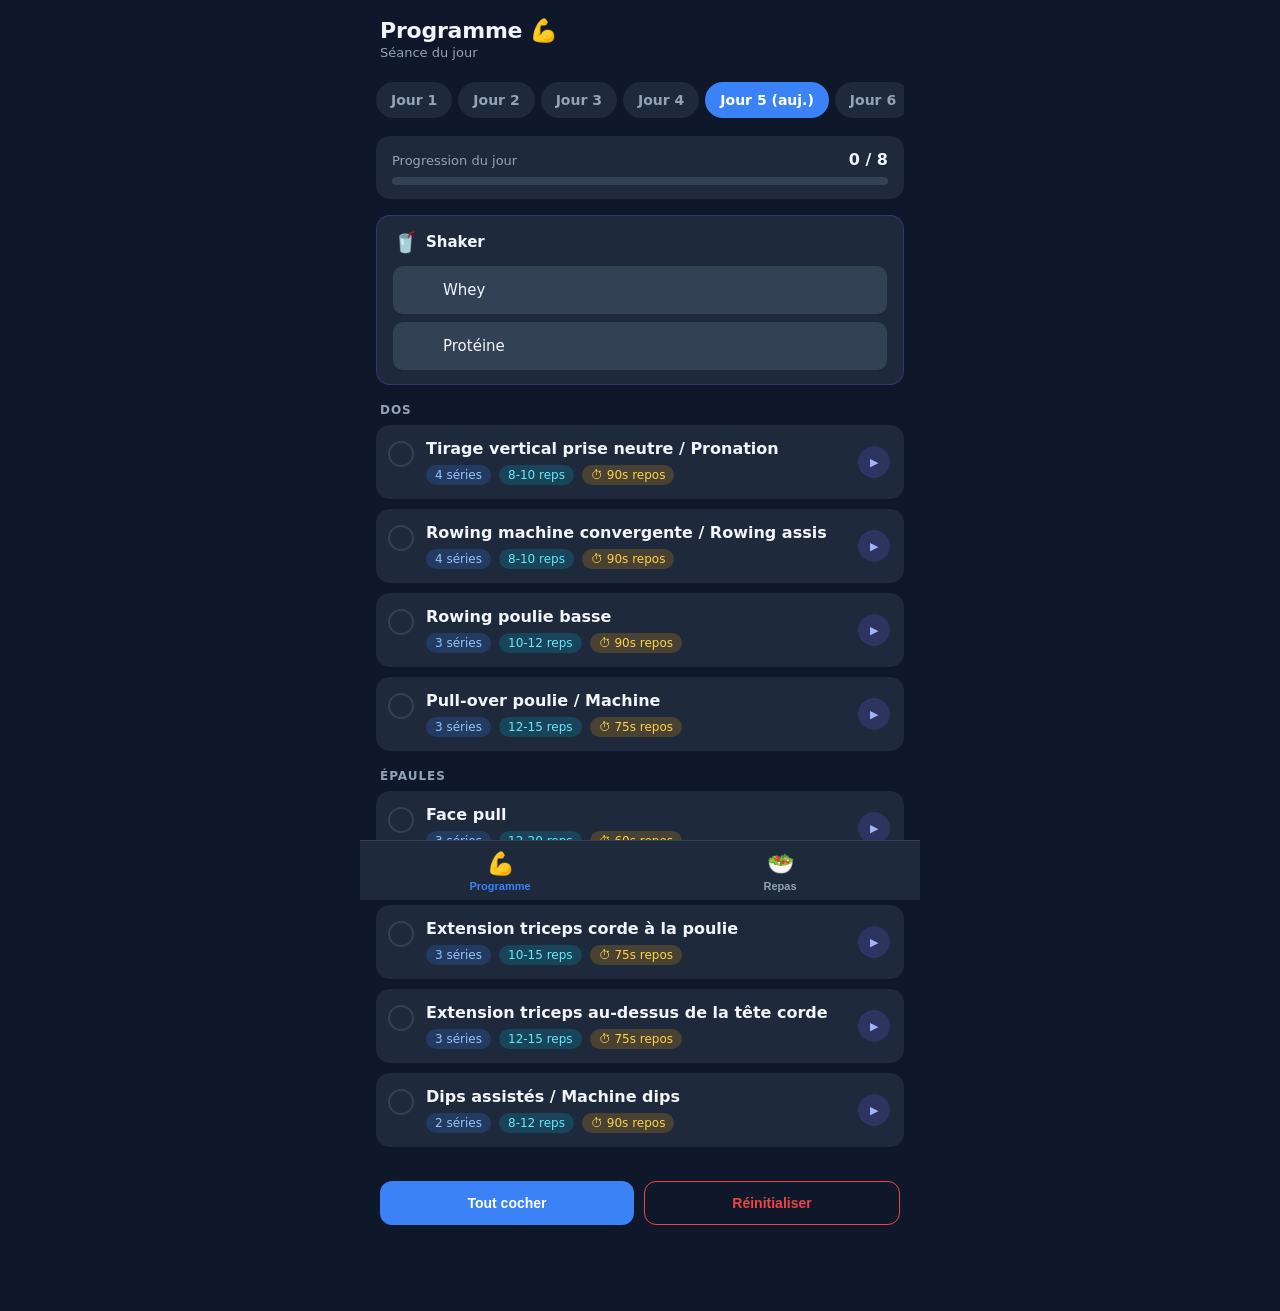
<file: index.html>
<!DOCTYPE html>
<html lang="fr">
<head>
<meta charset="UTF-8">
<meta name="viewport" content="width=device-width, initial-scale=1, viewport-fit=cover, user-scalable=no">
<meta name="apple-mobile-web-app-capable" content="yes">
<meta name="apple-mobile-web-app-status-bar-style" content="black-translucent">
<meta name="apple-mobile-web-app-title" content="Muscu">
<meta name="theme-color" content="#0f172a">
<title>Programme Salle</title>
<link rel="apple-touch-icon" href="data:image/svg+xml;utf8,<svg xmlns='http://www.w3.org/2000/svg' viewBox='0 0 180 180'><rect width='180' height='180' rx='40' fill='%230f172a'/><text x='90' y='118' font-size='110' text-anchor='middle' font-family='-apple-system'>💪</text></svg>">

<link rel="stylesheet" href="css/base.css">
<link rel="stylesheet" href="css/nav.css">
<link rel="stylesheet" href="css/programme.css">
<link rel="stylesheet" href="css/repas.css">
</head>
<body>

<!-- ══ Page : Programme ══ -->
<div class="page active" id="page-programme">
  <header>
    <h1>Programme 💪</h1>
    <p class="subtitle" id="today-label"></p>
  </header>

  <div class="day-tabs" id="day-tabs"></div>

  <div class="progress-wrap" id="progress-wrap">
    <div class="progress-row">
      <span class="progress-label">Progression du jour</span>
      <span class="progress-count" id="progress-count">0 / 0</span>
    </div>
    <div class="progress-bar">
      <div class="progress-fill" id="progress-fill"></div>
    </div>
  </div>

  <div id="exercises"></div>

  <div class="prog-footer">
    <button class="btn primary" onclick="markAllDone()">Tout cocher</button>
    <button class="btn danger"  onclick="resetDay()">Réinitialiser</button>
  </div>
</div>

<!-- ══ Page : Repas ══ -->
<div class="page" id="page-repas">
  <header>
    <h1>Repas 🥗</h1>
  </header>

  <div class="sub-tabs">
    <button class="sub-tab active" id="subtab-plats"   onclick="switchSubTab('plats')">Plats</button>
    <button class="sub-tab"        id="subtab-courses" onclick="switchSubTab('courses')">
      Liste de courses
      <span class="sub-tab-count" id="courses-count" style="display:none"></span>
    </button>
  </div>

  <div class="sub-page active" id="subpage-plats">
    <div class="section-label">Plats sèche</div>
    <div class="meals-grid" id="meals-grid"></div>
  </div>

  <div class="sub-page" id="subpage-courses">
    <div class="cart-actions">
      <button class="cart-clear-btn" onclick="clearCart()">Tout effacer</button>
    </div>
    <div id="cart-list"></div>
  </div>
</div>

<!-- ══ Navigation ══ -->
<nav class="bottom-nav">
  <button class="nav-btn active" id="nav-programme" onclick="switchPage('programme')">
    <span class="nav-icon">💪</span>
    Programme
  </button>
  <button class="nav-btn" id="nav-repas" onclick="switchPage('repas')">
    <span class="nav-icon">🥗</span>
    Repas
    <span class="nav-badge" id="nav-badge"></span>
  </button>
</nav>

<!-- ══ Timer overlay ══ -->
<div class="timer-overlay" id="timer-overlay">
  <div class="timer-label" id="timer-exercise">Repos</div>
  <div class="timer-circle">
    <svg width="240" height="240">
      <circle class="timer-bg" cx="120" cy="120" r="110"></circle>
      <circle class="timer-fg" id="timer-fg" cx="120" cy="120" r="110"
              stroke-dasharray="691" stroke-dashoffset="0"></circle>
    </svg>
    <div class="timer-text" id="timer-text">60</div>
  </div>
  <div class="timer-buttons">
    <button class="btn" onclick="addTime(15)">+15s</button>
    <button class="btn primary" onclick="closeTimer()">Fermer</button>
  </div>
</div>

<!-- ══ Media overlay ══ -->
<div class="media-overlay" id="media-overlay" onclick="if(event.target===this)closeMedia()">
  <div class="media-modal">
    <div class="media-header">
      <span class="media-title" id="media-title"></span>
      <button class="media-close" onclick="closeMedia()">✕</button>
    </div>
    <div class="media-content" id="media-content"></div>
  </div>
</div>

<!-- Scripts : ordre important (data & storage avant les modules) -->
<script src="js/data.js?v=2"></script>
<script src="js/storage.js?v=2"></script>
<script src="js/nav.js?v=2"></script>
<script src="js/timer.js?v=2"></script>
<script src="js/programme.js?v=2"></script>
<script src="js/repas.js?v=2"></script>
<script>
  renderProgramme();
  renderMeals();
  renderCart();
  updateRepasNav();
</script>
</body>
</html>
</file>
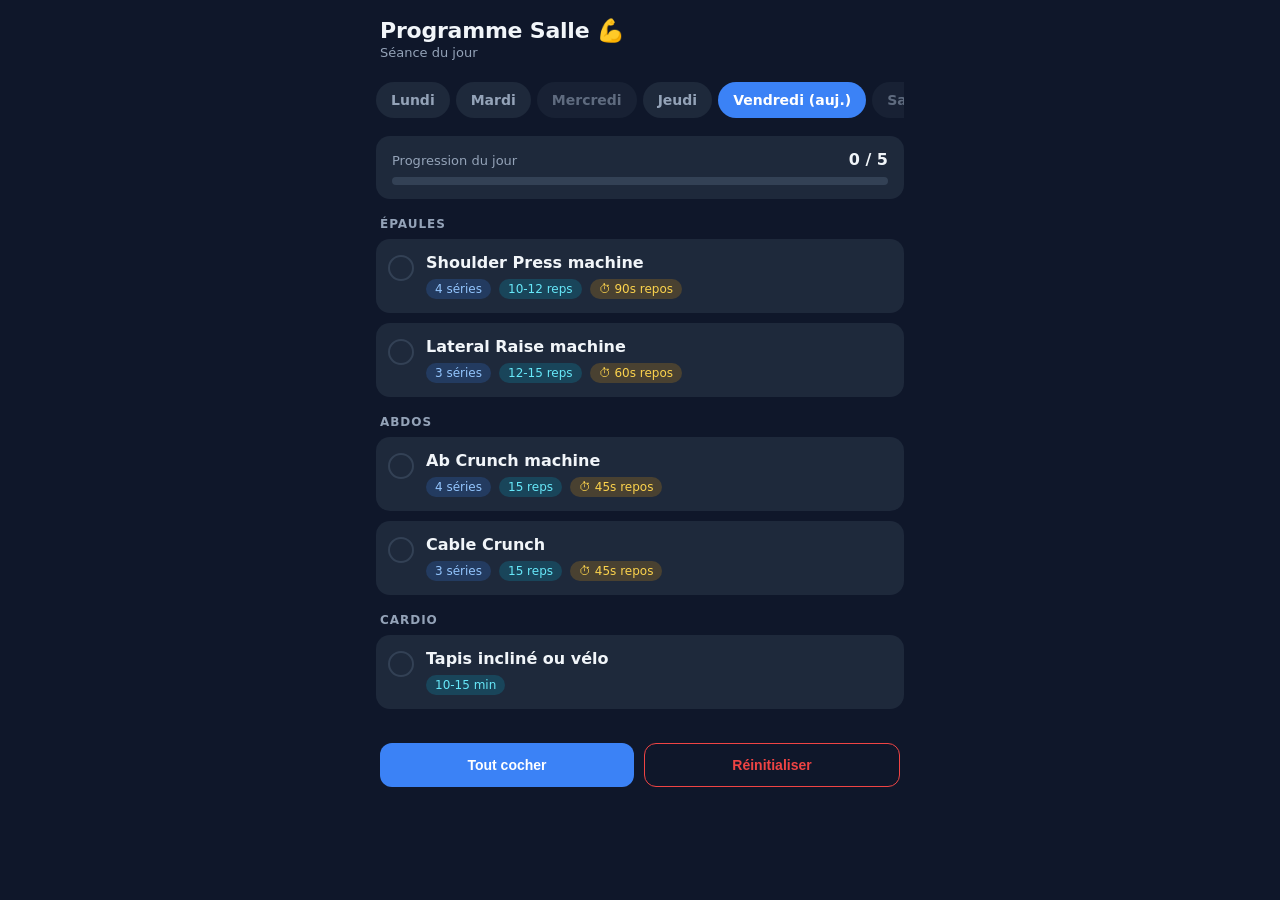
<file: programme-salle.html>
<!DOCTYPE html>
<html lang="fr">
<head>
<meta charset="UTF-8">
<meta name="viewport" content="width=device-width, initial-scale=1, viewport-fit=cover, user-scalable=no">
<meta name="apple-mobile-web-app-capable" content="yes">
<meta name="apple-mobile-web-app-status-bar-style" content="black-translucent">
<meta name="apple-mobile-web-app-title" content="Muscu">
<meta name="theme-color" content="#0f172a">
<title>Programme Salle</title>
<link rel="apple-touch-icon" href="data:image/svg+xml;utf8,<svg xmlns='http://www.w3.org/2000/svg' viewBox='0 0 180 180'><rect width='180' height='180' rx='40' fill='%230f172a'/><text x='90' y='118' font-size='110' text-anchor='middle' font-family='-apple-system'>💪</text></svg>">
<style>
  :root {
    --bg: #0f172a;
    --card: #1e293b;
    --card-2: #334155;
    --text: #f1f5f9;
    --muted: #94a3b8;
    --accent: #3b82f6;
    --accent-2: #06b6d4;
    --done: #10b981;
    --warn: #f59e0b;
    --danger: #ef4444;
  }
  * { box-sizing: border-box; -webkit-tap-highlight-color: transparent; }
  html, body {
    margin: 0; padding: 0;
    font-family: -apple-system, BlinkMacSystemFont, "SF Pro Text", system-ui, sans-serif;
    background: var(--bg);
    color: var(--text);
    overscroll-behavior-y: contain;
  }
  body {
    padding: env(safe-area-inset-top) 16px env(safe-area-inset-bottom);
    max-width: 560px;
    margin: 0 auto;
    min-height: 100vh;
  }
  header {
    padding: 18px 4px 8px;
  }
  h1 {
    font-size: 22px;
    margin: 0 0 2px;
    letter-spacing: -0.01em;
  }
  .subtitle {
    font-size: 13px;
    color: var(--muted);
    margin: 0;
  }
  .day-tabs {
    display: flex;
    gap: 6px;
    overflow-x: auto;
    padding: 14px 0 10px;
    scrollbar-width: none;
  }
  .day-tabs::-webkit-scrollbar { display: none; }
  .day-tab {
    flex-shrink: 0;
    padding: 9px 14px;
    border-radius: 999px;
    background: var(--card);
    color: var(--muted);
    font-size: 14px;
    font-weight: 600;
    cursor: pointer;
    border: 1px solid transparent;
    user-select: none;
  }
  .day-tab.active {
    background: var(--accent);
    color: white;
  }
  .day-tab.rest { opacity: 0.6; }
  .progress-wrap {
    margin: 8px 0 16px;
    padding: 14px 16px;
    background: var(--card);
    border-radius: 14px;
  }
  .progress-row {
    display: flex;
    justify-content: space-between;
    align-items: baseline;
    margin-bottom: 8px;
  }
  .progress-label {
    font-size: 13px;
    color: var(--muted);
  }
  .progress-count {
    font-size: 16px;
    font-weight: 700;
  }
  .progress-bar {
    height: 8px;
    background: var(--card-2);
    border-radius: 999px;
    overflow: hidden;
  }
  .progress-fill {
    height: 100%;
    background: linear-gradient(90deg, var(--accent), var(--accent-2));
    transition: width 0.3s ease;
    width: 0%;
  }
  .group-title {
    font-size: 12px;
    text-transform: uppercase;
    letter-spacing: 0.08em;
    color: var(--muted);
    margin: 18px 4px 8px;
    font-weight: 700;
  }
  .exercise {
    background: var(--card);
    border-radius: 14px;
    margin-bottom: 10px;
    padding: 14px 14px 14px 12px;
    display: flex;
    gap: 12px;
    align-items: flex-start;
    cursor: pointer;
    user-select: none;
    transition: background 0.15s, transform 0.05s;
  }
  .exercise:active { transform: scale(0.99); }
  .exercise.done {
    background: rgba(16, 185, 129, 0.12);
  }
  .exercise.done .ex-name {
    color: var(--muted);
    text-decoration: line-through;
  }
  .check {
    flex-shrink: 0;
    width: 26px;
    height: 26px;
    border-radius: 50%;
    border: 2px solid var(--card-2);
    display: flex;
    align-items: center;
    justify-content: center;
    font-size: 14px;
    font-weight: 700;
    color: white;
    margin-top: 2px;
    transition: all 0.15s;
  }
  .exercise.done .check {
    background: var(--done);
    border-color: var(--done);
  }
  .ex-body { flex: 1; min-width: 0; }
  .ex-name {
    font-size: 16px;
    font-weight: 600;
    margin: 0 0 6px;
    line-height: 1.25;
  }
  .ex-meta {
    display: flex;
    gap: 8px;
    flex-wrap: wrap;
    font-size: 12px;
  }
  .pill {
    background: var(--card-2);
    padding: 3px 9px;
    border-radius: 999px;
    color: var(--text);
    font-weight: 500;
  }
  .pill.sets { background: rgba(59, 130, 246, 0.2); color: #93c5fd; }
  .pill.reps { background: rgba(6, 182, 212, 0.2); color: #67e8f9; }
  .pill.rest { background: rgba(245, 158, 11, 0.2); color: #fcd34d; cursor: pointer; }
  .rest-day {
    text-align: center;
    padding: 50px 20px;
    color: var(--muted);
  }
  .rest-day .emoji { font-size: 56px; }
  .rest-day h2 { font-size: 18px; color: var(--text); }
  footer {
    padding: 24px 4px 32px;
    display: flex;
    gap: 10px;
  }
  .btn {
    flex: 1;
    padding: 13px;
    border-radius: 12px;
    border: none;
    font-size: 14px;
    font-weight: 600;
    cursor: pointer;
    background: var(--card);
    color: var(--text);
  }
  .btn.primary { background: var(--accent); color: white; }
  .btn.danger { background: transparent; color: var(--danger); border: 1px solid var(--danger); }

  /* Rest timer overlay */
  .timer-overlay {
    position: fixed;
    inset: 0;
    background: rgba(15, 23, 42, 0.92);
    backdrop-filter: blur(8px);
    -webkit-backdrop-filter: blur(8px);
    display: none;
    align-items: center;
    justify-content: center;
    z-index: 100;
    flex-direction: column;
    padding: 20px;
  }
  .timer-overlay.show { display: flex; }
  .timer-circle {
    position: relative;
    width: 240px;
    height: 240px;
    display: flex;
    align-items: center;
    justify-content: center;
    margin-bottom: 24px;
  }
  .timer-circle svg { transform: rotate(-90deg); }
  .timer-circle circle {
    fill: none;
    stroke-width: 10;
  }
  .timer-bg { stroke: var(--card-2); }
  .timer-fg {
    stroke: var(--accent-2);
    stroke-linecap: round;
    transition: stroke-dashoffset 1s linear;
  }
  .timer-text {
    position: absolute;
    font-size: 56px;
    font-weight: 700;
    font-variant-numeric: tabular-nums;
  }
  .timer-label {
    color: var(--muted);
    font-size: 14px;
    margin-bottom: 16px;
  }
  .timer-buttons {
    display: flex;
    gap: 10px;
    width: 100%;
    max-width: 320px;
  }
  .timer-buttons .btn { padding: 14px; font-size: 15px; }
</style>
</head>
<body>

<header>
  <h1 id="page-title">Programme Salle 💪</h1>
  <p class="subtitle" id="today-label"></p>
</header>

<div class="day-tabs" id="day-tabs"></div>

<div class="progress-wrap" id="progress-wrap">
  <div class="progress-row">
    <span class="progress-label">Progression du jour</span>
    <span class="progress-count" id="progress-count">0 / 0</span>
  </div>
  <div class="progress-bar"><div class="progress-fill" id="progress-fill"></div></div>
</div>

<div id="exercises"></div>

<footer>
  <button class="btn primary" onclick="markAllDone()">Tout cocher</button>
  <button class="btn danger" onclick="resetDay()">Réinitialiser</button>
</footer>

<div class="timer-overlay" id="timer-overlay">
  <div class="timer-label" id="timer-exercise">Repos</div>
  <div class="timer-circle">
    <svg width="240" height="240">
      <circle class="timer-bg" cx="120" cy="120" r="110"></circle>
      <circle class="timer-fg" id="timer-fg" cx="120" cy="120" r="110"
              stroke-dasharray="691" stroke-dashoffset="0"></circle>
    </svg>
    <div class="timer-text" id="timer-text">60</div>
  </div>
  <div class="timer-buttons">
    <button class="btn" onclick="addTime(15)">+15s</button>
    <button class="btn primary" onclick="closeTimer()">Fermer</button>
  </div>
</div>

<script>
  const PROGRAM = {
    Lundi: [
      { group: "Pectoraux", name: "Chest Press machine", sets: 4, reps: "10-12", rest: 90 },
      { group: "Pectoraux", name: "Pec Deck (Butterfly)", sets: 4, reps: "12", rest: 75 },
      { group: "Triceps", name: "Triceps Pushdown (poulie)", sets: 3, reps: "12", rest: 60 },
      { group: "Triceps", name: "Dips assistés (machine)", sets: 3, reps: "8-10", rest: 90 },
      { group: "Cardio", name: "Tapis incliné ou vélo", sets: 1, reps: "10-15 min", rest: 0 },
    ],
    Mardi: [
      { group: "Dos", name: "Lat Pulldown (tirage vertical)", sets: 4, reps: "10-12", rest: 90 },
      { group: "Dos", name: "Seated Row machine", sets: 4, reps: "10-12", rest: 90 },
      { group: "Biceps", name: "Biceps Curl machine", sets: 3, reps: "12", rest: 60 },
      { group: "Arrière épaules", name: "Face Pull (poulie)", sets: 3, reps: "12-15", rest: 60 },
      { group: "Cardio", name: "Tapis incliné ou vélo", sets: 1, reps: "10-15 min", rest: 0 },
    ],
    Mercredi: [],
    Jeudi: [
      { group: "Jambes", name: "Leg Press machine", sets: 4, reps: "10-12", rest: 120 },
      { group: "Quadriceps", name: "Leg Extension", sets: 3, reps: "12", rest: 60 },
      { group: "Ischios", name: "Leg Curl", sets: 3, reps: "12", rest: 60 },
      { group: "Mollets", name: "Calf Raise machine", sets: 4, reps: "15", rest: 60 },
      { group: "Cardio", name: "Tapis incliné ou vélo", sets: 1, reps: "10-15 min", rest: 0 },
    ],
    Vendredi: [
      { group: "Épaules", name: "Shoulder Press machine", sets: 4, reps: "10-12", rest: 90 },
      { group: "Épaules", name: "Lateral Raise machine", sets: 3, reps: "12-15", rest: 60 },
      { group: "Abdos", name: "Ab Crunch machine", sets: 4, reps: "15", rest: 45 },
      { group: "Abdos", name: "Cable Crunch", sets: 3, reps: "15", rest: 45 },
      { group: "Cardio", name: "Tapis incliné ou vélo", sets: 1, reps: "10-15 min", rest: 0 },
    ],
    Samedi: [],
    Dimanche: [],
  };

  const DAY_ORDER = ["Lundi", "Mardi", "Mercredi", "Jeudi", "Vendredi", "Samedi", "Dimanche"];

  function getTodayName() {
    const idx = (new Date().getDay() + 6) % 7;
    return DAY_ORDER[idx];
  }

  function getStorageKey(day) {
    const today = new Date().toISOString().slice(0, 10);
    return `muscu_${today}_${day}`;
  }

  function loadDone(day) {
    try { return JSON.parse(localStorage.getItem(getStorageKey(day)) || "[]"); }
    catch (e) { return []; }
  }

  function saveDone(day, doneArr) {
    try { localStorage.setItem(getStorageKey(day), JSON.stringify(doneArr)); }
    catch (e) {}
  }

  let currentDay = getTodayName();

  function renderDayTabs() {
    const today = getTodayName();
    const tabs = document.getElementById("day-tabs");
    tabs.innerHTML = "";
    DAY_ORDER.forEach(day => {
      const tab = document.createElement("div");
      tab.className = "day-tab";
      if (day === currentDay) tab.classList.add("active");
      if (PROGRAM[day].length === 0) tab.classList.add("rest");
      tab.textContent = day === today ? day + " (auj.)" : day;
      tab.onclick = () => { currentDay = day; renderAll(); };
      tabs.appendChild(tab);
    });
  }

  function renderExercises() {
    const container = document.getElementById("exercises");
    container.innerHTML = "";
    const exos = PROGRAM[currentDay];
    if (exos.length === 0) {
      container.innerHTML = `
        <div class="rest-day">
          <div class="emoji">😴</div>
          <h2>Jour de repos</h2>
          <p>Profite, étire-toi, hydrate-toi.</p>
        </div>`;
      document.getElementById("progress-wrap").style.display = "none";
      return;
    }
    document.getElementById("progress-wrap").style.display = "block";

    const done = loadDone(currentDay);
    let lastGroup = null;
    exos.forEach((ex, i) => {
      if (ex.group !== lastGroup) {
        const title = document.createElement("div");
        title.className = "group-title";
        title.textContent = ex.group;
        container.appendChild(title);
        lastGroup = ex.group;
      }
      const card = document.createElement("div");
      card.className = "exercise" + (done.includes(i) ? " done" : "");
      card.innerHTML = `
        <div class="check">${done.includes(i) ? "✓" : ""}</div>
        <div class="ex-body">
          <div class="ex-name">${ex.name}</div>
          <div class="ex-meta">
            ${ex.sets > 1 ? `<span class="pill sets">${ex.sets} séries</span>` : ""}
            <span class="pill reps">${ex.reps}${ex.sets === 1 ? "" : " reps"}</span>
            ${ex.rest > 0 ? `<span class="pill rest" data-rest="${ex.rest}" data-name="${ex.name}">⏱ ${ex.rest}s repos</span>` : ""}
          </div>
        </div>`;
      card.onclick = (e) => {
        if (e.target.classList.contains("rest")) {
          startTimer(parseInt(e.target.dataset.rest), e.target.dataset.name);
          return;
        }
        toggleDone(i);
      };
      container.appendChild(card);
    });
    updateProgress();
  }

  function toggleDone(idx) {
    const done = loadDone(currentDay);
    const pos = done.indexOf(idx);
    if (pos >= 0) done.splice(pos, 1);
    else done.push(idx);
    saveDone(currentDay, done);
    renderExercises();
  }

  function updateProgress() {
    const total = PROGRAM[currentDay].length;
    const done = loadDone(currentDay).length;
    document.getElementById("progress-count").textContent = `${done} / ${total}`;
    document.getElementById("progress-fill").style.width = total ? (done / total * 100) + "%" : "0%";
  }

  function markAllDone() {
    const exos = PROGRAM[currentDay];
    saveDone(currentDay, exos.map((_, i) => i));
    renderExercises();
  }

  function resetDay() {
    if (confirm("Réinitialiser la séance du " + currentDay + " ?")) {
      saveDone(currentDay, []);
      renderExercises();
    }
  }

  // Rest timer
  let timerInterval = null;
  let timerRemaining = 0;
  let timerTotal = 0;
  const CIRCUMFERENCE = 691;

  function startTimer(seconds, name) {
    timerRemaining = seconds;
    timerTotal = seconds;
    document.getElementById("timer-exercise").textContent = name + " — Repos";
    document.getElementById("timer-overlay").classList.add("show");
    updateTimerDisplay();
    if (timerInterval) clearInterval(timerInterval);
    timerInterval = setInterval(() => {
      timerRemaining--;
      updateTimerDisplay();
      if (timerRemaining <= 0) {
        clearInterval(timerInterval);
        if (navigator.vibrate) navigator.vibrate([200, 100, 200]);
        beep();
      }
    }, 1000);
  }

  function updateTimerDisplay() {
    document.getElementById("timer-text").textContent = Math.max(0, timerRemaining);
    const offset = CIRCUMFERENCE * (1 - Math.max(0, timerRemaining) / timerTotal);
    document.getElementById("timer-fg").style.strokeDashoffset = offset;
  }

  function addTime(s) {
    timerRemaining += s;
    timerTotal += s;
    updateTimerDisplay();
  }

  function closeTimer() {
    if (timerInterval) clearInterval(timerInterval);
    document.getElementById("timer-overlay").classList.remove("show");
  }

  function beep() {
    try {
      const ctx = new (window.AudioContext || window.webkitAudioContext)();
      const osc = ctx.createOscillator();
      const gain = ctx.createGain();
      osc.connect(gain); gain.connect(ctx.destination);
      osc.frequency.value = 880;
      gain.gain.setValueAtTime(0.3, ctx.currentTime);
      gain.gain.exponentialRampToValueAtTime(0.01, ctx.currentTime + 0.5);
      osc.start();
      osc.stop(ctx.currentTime + 0.5);
    } catch (e) {}
  }

  function renderAll() {
    renderDayTabs();
    renderExercises();
    document.getElementById("today-label").textContent =
      currentDay === getTodayName() ? "Séance du jour" : "Séance du " + currentDay;
  }

  renderAll();
</script>
</body>
</html>
</file>
<file: css/base.css>
/* ── Variables ── */
:root {
  --bg:     #0f172a;
  --card:   #1e293b;
  --card-2: #334155;
  --text:   #f1f5f9;
  --muted:  #94a3b8;
  --accent: #3b82f6;
  --cyan:   #06b6d4;
  --green:  #10b981;
  --red:    #ef4444;
}

/* ── Reset & base ── */
* { box-sizing: border-box; -webkit-tap-highlight-color: transparent; }

html, body {
  margin: 0; padding: 0;
  font-family: -apple-system, BlinkMacSystemFont, "SF Pro Text", system-ui, sans-serif;
  background: var(--bg);
  color: var(--text);
  overscroll-behavior-y: contain;
}

body {
  max-width: 560px;
  margin: 0 auto;
  min-height: 100vh;
  padding: env(safe-area-inset-top) 0 calc(env(safe-area-inset-bottom) + 70px);
}

/* ── Pages ── */
.page { display: none; padding: 0 16px; }
.page.active { display: block; }

/* ── Header ── */
header { padding: 18px 4px 8px; }
h1 { font-size: 22px; margin: 0 0 2px; letter-spacing: -0.01em; }
.subtitle { font-size: 13px; color: var(--muted); margin: 0; }

/* ── Section label (shared) ── */
.section-label {
  font-size: 12px; font-weight: 700;
  text-transform: uppercase; letter-spacing: 0.08em;
  color: var(--muted); margin: 18px 4px 8px;
}

/* ── Shared button ── */
.btn {
  flex: 1; padding: 13px; border-radius: 12px;
  border: none; font-size: 14px; font-weight: 600;
  cursor: pointer; background: var(--card); color: var(--text);
}
.btn.primary { background: var(--accent); color: white; }
.btn.danger  { background: transparent; color: var(--red); border: 1px solid var(--red); }
</file>
<file: css/nav.css>
/* ── Bottom navigation ── */
.bottom-nav {
  position: fixed; bottom: 0; left: 50%;
  transform: translateX(-50%);
  width: 100%; max-width: 560px;
  background: var(--card);
  border-top: 1px solid var(--card-2);
  display: flex;
  padding-bottom: env(safe-area-inset-bottom);
  z-index: 50;
}

.nav-btn {
  flex: 1; display: flex; flex-direction: column;
  align-items: center; gap: 3px; padding: 10px 0 8px;
  background: none; border: none;
  color: var(--muted); font-size: 11px; font-weight: 600;
  cursor: pointer; user-select: none; transition: color 0.15s;
  position: relative;
}
.nav-btn .nav-icon { font-size: 22px; }
.nav-btn.active { color: var(--accent); }

.nav-badge {
  position: absolute; top: 6px; right: calc(50% - 18px);
  background: var(--accent); color: white;
  border-radius: 999px; font-size: 10px; font-weight: 700;
  padding: 1px 5px; min-width: 16px; text-align: center;
  display: none;
}
.nav-badge.show { display: block; }

/* ── Sub-tabs (inside Repas page) ── */
.sub-tabs {
  display: flex; gap: 6px; padding: 10px 0 14px;
}

.sub-tab {
  padding: 8px 18px; border-radius: 999px;
  background: var(--card); color: var(--muted);
  font-size: 14px; font-weight: 600;
  cursor: pointer; border: none; user-select: none;
  display: flex; align-items: center; gap: 6px;
  transition: background 0.15s, color 0.15s;
}
.sub-tab.active { background: var(--accent); color: white; }

.sub-tab-count {
  background: rgba(255, 255, 255, 0.25);
  border-radius: 999px; font-size: 11px; font-weight: 700;
  padding: 1px 6px;
}

.sub-page { display: none; }
.sub-page.active { display: block; }
</file>
<file: css/programme.css>
/* ── Day tabs ── */
.day-tabs {
  display: flex; gap: 6px;
  overflow-x: auto; padding: 14px 0 10px;
  scrollbar-width: none;
}
.day-tabs::-webkit-scrollbar { display: none; }

.day-tab {
  flex-shrink: 0; padding: 9px 14px;
  border-radius: 999px; background: var(--card);
  color: var(--muted); font-size: 14px; font-weight: 600;
  cursor: pointer; border: 1px solid transparent; user-select: none;
}
.day-tab.active { background: var(--accent); color: white; }
.day-tab.rest   { opacity: 0.6; }

/* ── Progress bar ── */
.progress-wrap {
  margin: 8px 0 16px; padding: 14px 16px;
  background: var(--card); border-radius: 14px;
}
.progress-row {
  display: flex; justify-content: space-between;
  align-items: baseline; margin-bottom: 8px;
}
.progress-label { font-size: 13px; color: var(--muted); }
.progress-count { font-size: 16px; font-weight: 700; }
.progress-bar   { height: 8px; background: var(--card-2); border-radius: 999px; overflow: hidden; }
.progress-fill  {
  height: 100%;
  background: linear-gradient(90deg, var(--accent), var(--cyan));
  transition: width 0.3s ease; width: 0%;
}

/* ── Exercise cards ── */
.exercise {
  background: var(--card); border-radius: 14px;
  margin-bottom: 10px; padding: 14px 14px 14px 12px;
  display: flex; gap: 12px; align-items: flex-start;
  cursor: pointer; user-select: none;
  transition: background 0.15s, transform 0.05s;
}
.exercise:active { transform: scale(0.99); }
.exercise.done   { background: rgba(16, 185, 129, 0.12); }
.exercise.done .ex-name { color: var(--muted); text-decoration: line-through; }

.check {
  flex-shrink: 0; width: 26px; height: 26px;
  border-radius: 50%; border: 2px solid var(--card-2);
  display: flex; align-items: center; justify-content: center;
  font-size: 14px; font-weight: 700; color: white;
  margin-top: 2px; transition: all 0.15s;
}
.exercise.done .check { background: var(--green); border-color: var(--green); }

.ex-body { flex: 1; min-width: 0; }
.ex-name { font-size: 16px; font-weight: 600; margin: 0 0 6px; line-height: 1.25; }
.ex-meta { display: flex; gap: 8px; flex-wrap: wrap; font-size: 12px; }

.pill       { background: var(--card-2); padding: 3px 9px; border-radius: 999px; color: var(--text); font-weight: 500; }
.pill.sets  { background: rgba(59, 130, 246, 0.2); color: #93c5fd; }
.pill.reps  { background: rgba(6, 182, 212, 0.2);  color: #67e8f9; }
.pill.rest  { background: rgba(245, 158, 11, 0.2); color: #fcd34d; cursor: pointer; }

/* ── Media button on card ── */
.media-btn {
  flex-shrink: 0; align-self: center;
  width: 32px; height: 32px; border-radius: 50%;
  background: rgba(99, 102, 241, 0.2); color: #a5b4fc;
  border: none; font-size: 11px; cursor: pointer;
  display: flex; align-items: center; justify-content: center;
  transition: background 0.15s, transform 0.1s;
  margin-left: 4px;
}
.media-btn:active { transform: scale(0.9); }

/* ── Media overlay ── */
.media-overlay {
  position: fixed; inset: 0;
  background: rgba(15, 23, 42, 0.92);
  backdrop-filter: blur(8px); -webkit-backdrop-filter: blur(8px);
  display: none; align-items: center; justify-content: center;
  z-index: 100; padding: 20px;
}
.media-overlay.show { display: flex; }

.media-modal {
  background: var(--card); border-radius: 18px;
  width: 100%; max-width: 480px;
  overflow: hidden;
  display: flex; flex-direction: column;
  max-height: 90vh;
}
.media-header {
  display: flex; align-items: center; justify-content: space-between;
  padding: 14px 16px; border-bottom: 1px solid var(--card-2);
}
.media-title {
  font-size: 15px; font-weight: 600; flex: 1; min-width: 0;
  white-space: nowrap; overflow: hidden; text-overflow: ellipsis;
  margin-right: 10px;
}
.media-close {
  flex-shrink: 0; width: 30px; height: 30px; border-radius: 50%;
  background: var(--card-2); border: none; color: var(--muted);
  font-size: 14px; cursor: pointer; display: flex;
  align-items: center; justify-content: center;
}
.media-content {
  overflow-y: auto; display: flex; align-items: center; justify-content: center;
  background: #000;
}
.media-content img  { width: 100%; height: auto; display: block; }
.media-content video { width: 100%; height: auto; display: block; max-height: 70vh; }

/* ── Shaker card ── */
.shaker-card {
  background: var(--card); border-radius: 14px;
  padding: 14px 16px; margin-bottom: 16px;
  border: 1px solid rgba(99, 102, 241, 0.25);
}
.shaker-header {
  display: flex; align-items: center; gap: 8px;
  margin-bottom: 12px;
}
.shaker-icon  { font-size: 20px; }
.shaker-title { font-size: 15px; font-weight: 700; }
.shaker-items { display: flex; flex-direction: column; gap: 8px; }
.shaker-item  {
  display: flex; align-items: center; gap: 12px;
  padding: 10px 12px; border-radius: 10px;
  background: var(--card-2); cursor: pointer;
  font-size: 15px; font-weight: 500;
  transition: background 0.15s;
}
.shaker-item.done { background: rgba(16, 185, 129, 0.12); }
.shaker-item.done span { color: var(--muted); text-decoration: line-through; }
.shaker-item.done .check { background: var(--green); border-color: var(--green); }

/* ── Rest day ── */
.rest-day { text-align: center; padding: 50px 20px; color: var(--muted); }
.rest-day .rest-emoji { font-size: 56px; }
.rest-day h2 { font-size: 18px; color: var(--text); }

/* ── Footer buttons ── */
.prog-footer { padding: 24px 4px 16px; display: flex; gap: 10px; }

/* ── Timer overlay ── */
.timer-overlay {
  position: fixed; inset: 0;
  background: rgba(15, 23, 42, 0.92);
  backdrop-filter: blur(8px); -webkit-backdrop-filter: blur(8px);
  display: none; align-items: center; justify-content: center;
  z-index: 100; flex-direction: column; padding: 20px;
}
.timer-overlay.show { display: flex; }

.timer-circle {
  position: relative; width: 240px; height: 240px;
  display: flex; align-items: center; justify-content: center;
  margin-bottom: 24px;
}
.timer-circle svg    { transform: rotate(-90deg); }
.timer-circle circle { fill: none; stroke-width: 10; }
.timer-bg   { stroke: var(--card-2); }
.timer-fg   { stroke: var(--cyan); stroke-linecap: round; transition: stroke-dashoffset 1s linear; }
.timer-text { position: absolute; font-size: 56px; font-weight: 700; font-variant-numeric: tabular-nums; }
.timer-label   { color: var(--muted); font-size: 14px; margin-bottom: 16px; }
.timer-buttons { display: flex; gap: 10px; width: 100%; max-width: 320px; }
.timer-buttons .btn { padding: 14px; font-size: 15px; }
</file>
<file: css/repas.css>
/* ── Meals grid ── */
.meals-grid {
  display: grid; grid-template-columns: 1fr 1fr;
  gap: 10px; margin-bottom: 24px;
}

/* ── Meal card ── */
.meal-card {
  background: var(--card); border-radius: 14px;
  overflow: hidden; user-select: none;
  border: 2px solid transparent;
}
.meal-card.has-count { border-color: var(--accent); }

.meal-top { cursor: pointer; transition: opacity 0.1s; }
.meal-top:active { opacity: 0.7; }

.meal-emoji {
  width: 100%; aspect-ratio: 4/3;
  background: var(--card-2);
  display: flex; align-items: center; justify-content: center;
  font-size: 52px;
}

.meal-info   { padding: 8px 12px 6px; }
.meal-name   { font-size: 14px; font-weight: 700; margin: 0 0 3px; line-height: 1.3; }
.meal-macros { font-size: 11px; color: var(--cyan); font-weight: 600; }

/* ── Portion counter ── */
.meal-counter {
  display: flex; align-items: center;
  border-top: 1px solid var(--card-2); margin-top: 8px;
}

.counter-btn {
  flex: 1; padding: 10px 0;
  background: none; border: none;
  font-size: 20px; font-weight: 700; cursor: pointer;
  transition: background 0.1s;
}
.counter-btn:active          { background: var(--card-2); }
.counter-btn.minus           { color: var(--red); }
.counter-btn.minus:disabled  { color: var(--card-2); cursor: default; }

.counter-num {
  min-width: 32px; text-align: center;
  font-size: 16px; font-weight: 700; color: var(--accent);
}

/* ── Shopping list ── */
.cart-actions {
  display: flex; justify-content: flex-end; margin-bottom: 4px;
}
.cart-clear-btn {
  font-size: 12px; color: var(--red); font-weight: 600;
  background: none; border: none; cursor: pointer; padding: 4px 8px;
}

.cart-empty {
  text-align: center; padding: 50px 20px;
  color: var(--muted); font-size: 14px;
}
.cart-empty-icon { font-size: 48px; display: block; margin-bottom: 10px; }

.cart-item {
  background: var(--card); border-radius: 12px;
  margin-bottom: 8px; padding: 13px 14px;
  display: flex; gap: 12px; align-items: center;
  cursor: pointer; user-select: none;
  transition: background 0.15s;
}
.cart-item.checked { background: rgba(16, 185, 129, 0.1); }

.cart-check {
  flex-shrink: 0; width: 24px; height: 24px;
  border-radius: 50%; border: 2px solid var(--card-2);
  display: flex; align-items: center; justify-content: center;
  font-size: 13px; font-weight: 700; color: white;
  transition: all 0.15s;
}
.cart-item.checked .cart-check { background: var(--green); border-color: var(--green); }

.cart-item-name { font-size: 15px; font-weight: 500; flex: 1; }
.cart-item.checked .cart-item-name { color: var(--muted); text-decoration: line-through; }

.cart-item-qty { font-size: 13px; color: var(--muted); font-weight: 500; }
.cart-item.checked .cart-item-qty { color: var(--card-2); }

.cart-category-header {
  font-size: 12px; font-weight: 700; text-transform: uppercase;
  letter-spacing: 0.06em; color: var(--muted);
  padding: 12px 4px 6px; margin-top: 4px;
}
.cart-category-header:first-child { padding-top: 4px; margin-top: 0; }
</file>
